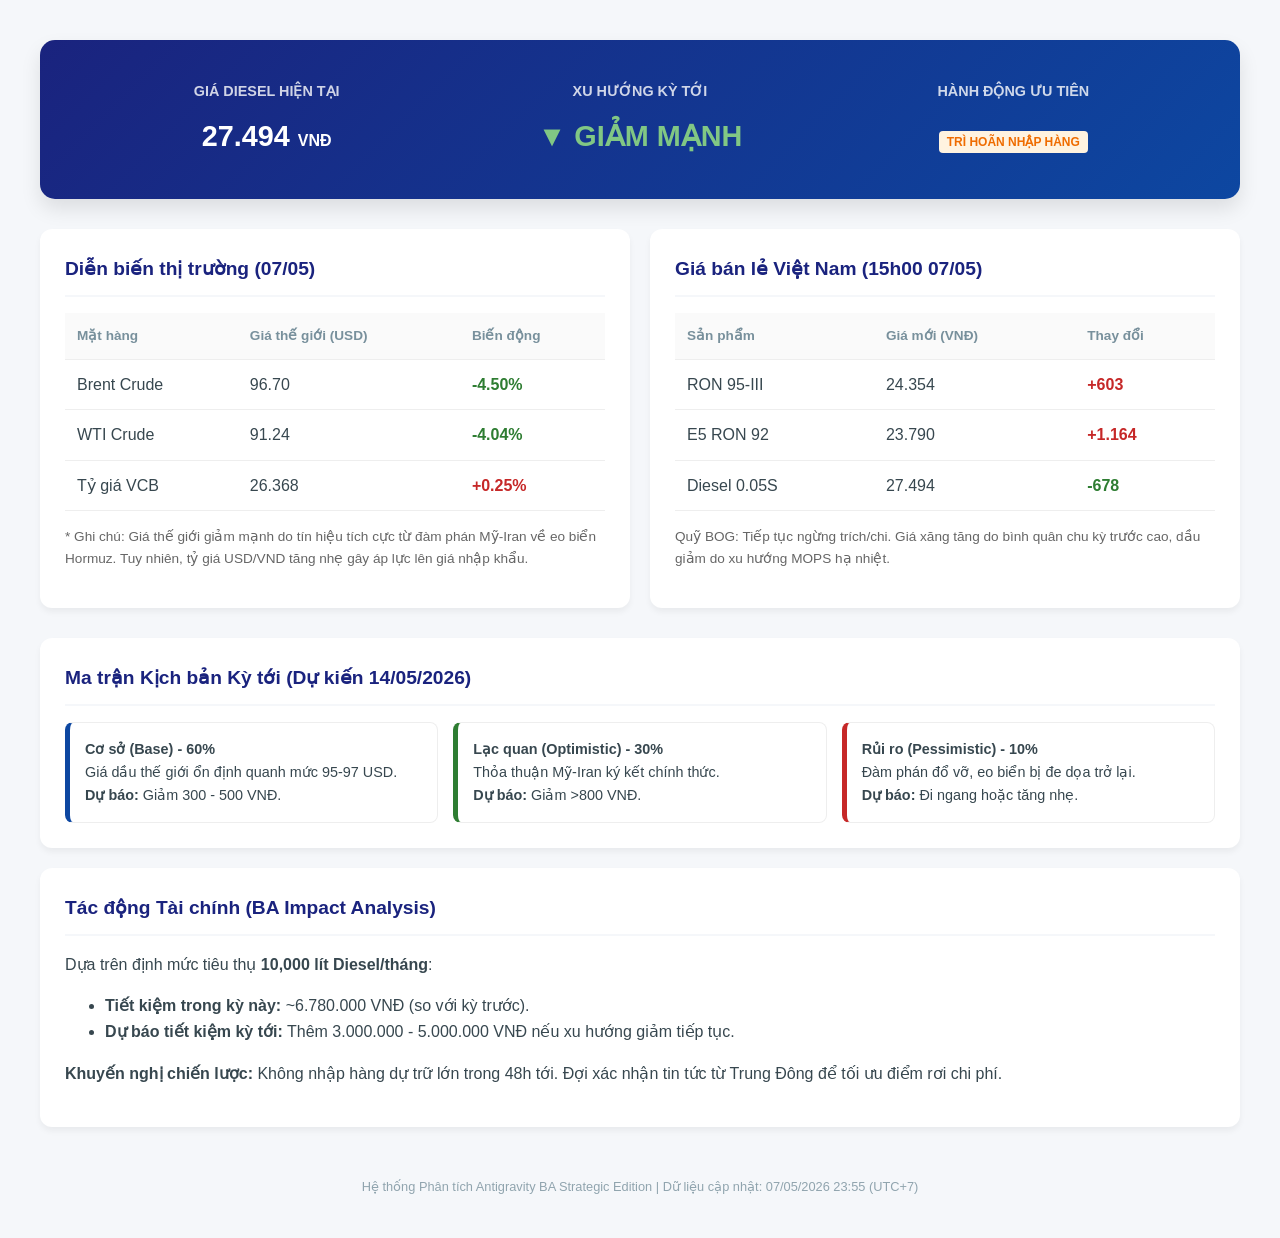
<file: reports/bao-cao-xang-dau-07052026.html>
<!DOCTYPE html>
<html lang="vi">
<head>
    <meta charset="UTF-8">
    <meta name="viewport" content="width=device-width, initial-scale=1.0">
    <title>Báo cáo Chiến lược Xăng dầu - 07/05/2026</title>
    <style>
        :root {
            --primary: #1a237e;
            --secondary: #0d47a1;
            --accent: #ff6f00;
            --success: #2e7d32;
            --danger: #c62828;
            --bg: #f5f7fa;
            --card-bg: #ffffff;
            --text: #37474f;
        }

        body {
            font-family: 'Segoe UI', Tahoma, Geneva, Verdana, sans-serif;
            background-color: var(--bg);
            color: var(--text);
            margin: 0;
            padding: 0;
            line-height: 1.6;
        }

        .container {
            max-width: 1200px;
            margin: 20px auto;
            padding: 20px;
        }

        /* Banner Style */
        .banner {
            background: linear-gradient(135deg, var(--primary), var(--secondary));
            color: white;
            padding: 40px;
            border-radius: 15px;
            display: flex;
            justify-content: space-between;
            align-items: center;
            box-shadow: 0 10px 20px rgba(0,0,0,0.1);
            margin-bottom: 30px;
        }

        .banner-item {
            text-align: center;
            flex: 1;
        }

        .banner-item h3 {
            margin: 0;
            font-size: 0.9rem;
            text-transform: uppercase;
            opacity: 0.8;
        }

        .banner-item p {
            margin: 10px 0 0;
            font-size: 1.8rem;
            font-weight: bold;
        }

        .trend-down { color: #81c784; }
        .trend-up { color: #e57373; }

        /* Dashboard Grid */
        .grid {
            display: grid;
            grid-template-columns: repeat(auto-fit, minmax(350px, 1fr));
            gap: 20px;
            margin-bottom: 30px;
        }

        .card {
            background: var(--card-bg);
            padding: 25px;
            border-radius: 12px;
            box-shadow: 0 4px 6px rgba(0,0,0,0.05);
        }

        .card h2 {
            margin-top: 0;
            font-size: 1.2rem;
            color: var(--primary);
            border-bottom: 2px solid var(--bg);
            padding-bottom: 10px;
        }

        /* Table Style */
        table {
            width: 100%;
            border-collapse: collapse;
            margin-top: 15px;
        }

        th, td {
            text-align: left;
            padding: 12px;
            border-bottom: 1px solid #eee;
        }

        th {
            background-color: #fafafa;
            font-size: 0.85rem;
            color: #78909c;
        }

        .price-up { color: var(--danger); font-weight: bold; }
        .price-down { color: var(--success); font-weight: bold; }

        /* Scenario Box */
        .scenario-grid {
            display: grid;
            grid-template-columns: repeat(3, 1fr);
            gap: 15px;
            margin-top: 15px;
        }

        .scenario {
            padding: 15px;
            border-radius: 8px;
            font-size: 0.9rem;
            border: 1px solid #eee;
        }

        .scenario.base { border-left: 5px solid var(--secondary); }
        .scenario.opt { border-left: 5px solid var(--success); }
        .scenario.pess { border-left: 5px solid var(--danger); }

        .footer {
            text-align: center;
            margin-top: 50px;
            font-size: 0.8rem;
            color: #90a4ae;
        }

        .badge {
            padding: 4px 8px;
            border-radius: 4px;
            font-size: 0.75rem;
            font-weight: bold;
        }
        .badge-priority { background: #fff3e0; color: #ef6c00; }
    </style>
</head>
<body>

<div class="container">
    <!-- 4.1. Executive Summary -->
    <div class="banner" id="executive-summary">
        <div class="banner-item">
            <h3>Giá Diesel hiện tại</h3>
            <p>27.494 <span style="font-size: 1rem">VNĐ</span></p>
        </div>
        <div class="banner-item">
            <h3>Xu hướng kỳ tới</h3>
            <p class="trend-down">▼ GIẢM MẠNH</p>
        </div>
        <div class="banner-item">
            <h3>Hành động ưu tiên</h3>
            <p><span class="badge badge-priority">TRÌ HOÃN NHẬP HÀNG</span></p>
        </div>
    </div>

    <div class="grid">
        <!-- 4.2. Dashboard Trực quan -->
        <div class="card">
            <h2>Diễn biến thị trường (07/05)</h2>
            <table>
                <tr>
                    <th>Mặt hàng</th>
                    <th>Giá thế giới (USD)</th>
                    <th>Biến động</th>
                </tr>
                <tr>
                    <td>Brent Crude</td>
                    <td>96.70</td>
                    <td class="price-down">-4.50%</td>
                </tr>
                <tr>
                    <td>WTI Crude</td>
                    <td>91.24</td>
                    <td class="price-down">-4.04%</td>
                </tr>
                <tr>
                    <td>Tỷ giá VCB</td>
                    <td>26.368</td>
                    <td class="price-up">+0.25%</td>
                </tr>
            </table>
            <p style="font-size: 0.85rem; color: #666; margin-top: 15px;">
                * Ghi chú: Giá thế giới giảm mạnh do tín hiệu tích cực từ đàm phán Mỹ-Iran về eo biển Hormuz. Tuy nhiên, tỷ giá USD/VND tăng nhẹ gây áp lực lên giá nhập khẩu.
            </p>
        </div>

        <div class="card">
            <h2>Giá bán lẻ Việt Nam (15h00 07/05)</h2>
            <table>
                <tr>
                    <th>Sản phẩm</th>
                    <th>Giá mới (VNĐ)</th>
                    <th>Thay đổi</th>
                </tr>
                <tr>
                    <td>RON 95-III</td>
                    <td>24.354</td>
                    <td class="price-up">+603</td>
                </tr>
                <tr>
                    <td>E5 RON 92</td>
                    <td>23.790</td>
                    <td class="price-up">+1.164</td>
                </tr>
                <tr>
                    <td>Diesel 0.05S</td>
                    <td>27.494</td>
                    <td class="price-down">-678</td>
                </tr>
            </table>
            <p style="font-size: 0.85rem; color: #666; margin-top: 15px;">
                Quỹ BOG: Tiếp tục ngừng trích/chi. Giá xăng tăng do bình quân chu kỳ trước cao, dầu giảm do xu hướng MOPS hạ nhiệt.
            </p>
        </div>
    </div>

    <!-- 4.3. Phân tích Chi tiết & Dự báo -->
    <div class="card">
        <h2>Ma trận Kịch bản Kỳ tới (Dự kiến 14/05/2026)</h2>
        <div class="scenario-grid">
            <div class="scenario base">
                <strong>Cơ sở (Base) - 60%</strong><br>
                Giá dầu thế giới ổn định quanh mức 95-97 USD. <br>
                <strong>Dự báo:</strong> Giảm 300 - 500 VNĐ.
            </div>
            <div class="scenario opt">
                <strong>Lạc quan (Optimistic) - 30%</strong><br>
                Thỏa thuận Mỹ-Iran ký kết chính thức. <br>
                <strong>Dự báo:</strong> Giảm >800 VNĐ.
            </div>
            <div class="scenario pess">
                <strong>Rủi ro (Pessimistic) - 10%</strong><br>
                Đàm phán đổ vỡ, eo biển bị đe dọa trở lại. <br>
                <strong>Dự báo:</strong> Đi ngang hoặc tăng nhẹ.
            </div>
        </div>
    </div>

    <div class="card" style="margin-top: 20px;">
        <h2>Tác động Tài chính (BA Impact Analysis)</h2>
        <p>Dựa trên định mức tiêu thụ <strong>10,000 lít Diesel/tháng</strong>:</p>
        <ul>
            <li><strong>Tiết kiệm trong kỳ này:</strong> ~6.780.000 VNĐ (so với kỳ trước).</li>
            <li><strong>Dự báo tiết kiệm kỳ tới:</strong> Thêm 3.000.000 - 5.000.000 VNĐ nếu xu hướng giảm tiếp tục.</li>
        </ul>
        <p><strong>Khuyến nghị chiến lược:</strong> Không nhập hàng dự trữ lớn trong 48h tới. Đợi xác nhận tin tức từ Trung Đông để tối ưu điểm rơi chi phí.</p>
    </div>

    <div class="footer">
        Hệ thống Phân tích Antigravity BA Strategic Edition | Dữ liệu cập nhật: 07/05/2026 23:55 (UTC+7)
    </div>
</div>

</body>
</html>
</file>
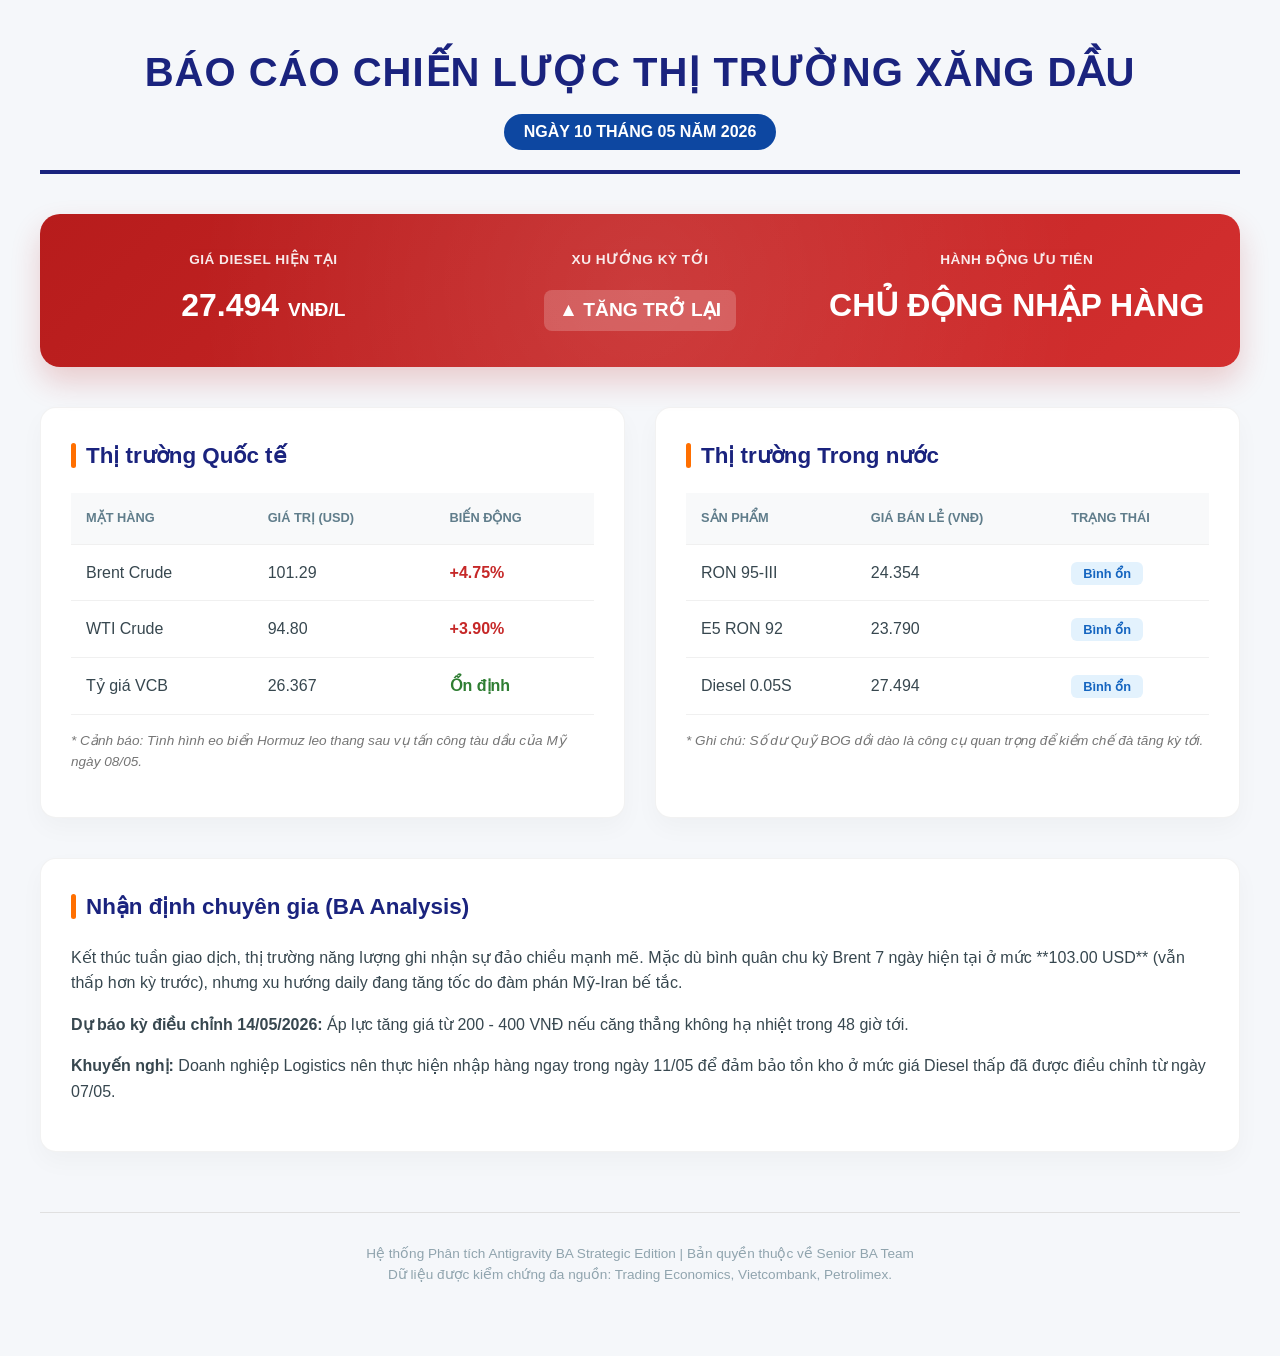
<file: reports/bao-cao-xang-dau-10052026.html>
<!DOCTYPE html>
<html lang="vi">
<head>
    <meta charset="UTF-8">
    <meta name="viewport" content="width=device-width, initial-scale=1.0">
    <title>BÁO CÁO CHIẾN LƯỢC THỊ TRƯỜNG XĂNG DẦU - 10/05/2026</title>
    <style>
        :root {
            --primary: #1a237e;
            --secondary: #0d47a1;
            --accent: #ff6f00;
            --success: #2e7d32;
            --danger: #c62828;
            --warning: #fbc02d;
            --bg: #f5f7fa;
            --card-bg: #ffffff;
            --text: #37474f;
        }

        body {
            font-family: 'Inter', 'Segoe UI', Roboto, Helvetica, Arial, sans-serif;
            background-color: var(--bg);
            color: var(--text);
            margin: 0;
            padding: 0;
            line-height: 1.6;
        }

        .container {
            max-width: 1200px;
            margin: 0 auto;
            padding: 40px 20px;
        }

        /* 4.0 Main Heading */
        .main-header {
            text-align: center;
            margin-bottom: 40px;
            padding-bottom: 20px;
            border-bottom: 4px solid var(--primary);
        }

        .main-header h1 {
            color: var(--primary);
            font-size: 2.5rem;
            margin: 0;
            text-transform: uppercase;
            letter-spacing: 1px;
            font-weight: 800;
        }

        .main-header .date-badge {
            display: inline-block;
            background: var(--secondary);
            color: white;
            padding: 5px 20px;
            border-radius: 50px;
            margin-top: 10px;
            font-weight: 600;
        }

        /* 4.1. Executive Summary (Banner) */
        .banner {
            background: linear-gradient(135deg, #b71c1c, #d32f2f); /* Red Alert Style */
            color: white;
            padding: 35px;
            border-radius: 20px;
            display: flex;
            justify-content: space-between;
            align-items: center;
            box-shadow: 0 15px 30px rgba(183, 28, 28, 0.2);
            margin-bottom: 40px;
            position: relative;
            overflow: hidden;
        }

        .banner::before {
            content: '';
            position: absolute;
            top: -50%;
            left: -10%;
            width: 120%;
            height: 200%;
            background: radial-gradient(circle, rgba(255,255,255,0.1) 0%, transparent 60%);
            pointer-events: none;
        }

        .banner-item {
            text-align: center;
            flex: 1;
            z-index: 1;
        }

        .banner-item h3 {
            margin: 0;
            font-size: 0.85rem;
            text-transform: uppercase;
            opacity: 0.9;
            letter-spacing: 0.5px;
        }

        .banner-item p {
            margin: 10px 0 0;
            font-size: 2rem;
            font-weight: 800;
        }

        .trend-badge {
            background: rgba(255,255,255,0.2);
            padding: 5px 15px;
            border-radius: 8px;
            font-size: 1.2rem;
            display: inline-block;
        }

        /* Dashboard Grid */
        .grid {
            display: grid;
            grid-template-columns: repeat(auto-fit, minmax(450px, 1fr));
            gap: 30px;
            margin-bottom: 40px;
        }

        .card {
            background: var(--card-bg);
            padding: 30px;
            border-radius: 16px;
            box-shadow: 0 10px 25px rgba(0,0,0,0.03);
            border: 1px solid rgba(0,0,0,0.05);
        }

        .card h2 {
            margin-top: 0;
            font-size: 1.4rem;
            color: var(--primary);
            display: flex;
            align-items: center;
            gap: 10px;
            margin-bottom: 20px;
        }

        .card h2::before {
            content: '';
            width: 5px;
            height: 25px;
            background: var(--accent);
            border-radius: 10px;
        }

        /* Table Style */
        table {
            width: 100%;
            border-collapse: collapse;
        }

        th, td {
            text-align: left;
            padding: 15px;
            border-bottom: 1px solid #f0f0f0;
        }

        th {
            background-color: #f8f9fa;
            font-size: 0.8rem;
            color: #607d8b;
            text-transform: uppercase;
            font-weight: 700;
        }

        .price-up { color: var(--danger); font-weight: 700; }
        .price-down { color: var(--success); font-weight: 700; }

        .footer {
            text-align: center;
            margin-top: 60px;
            padding: 30px;
            font-size: 0.85rem;
            color: #90a4ae;
            border-top: 1px solid #e0e0e0;
        }

        .badge-status {
            padding: 4px 12px;
            border-radius: 6px;
            font-size: 0.8rem;
            font-weight: 600;
            background: #e3f2fd;
            color: #1565c0;
        }
    </style>
</head>
<body>

<div class="container">
    <!-- 4.0. Tiêu đề Báo cáo -->
    <header class="main-header">
        <h1>BÁO CÁO CHIẾN LƯỢC THỊ TRƯỜNG XĂNG DẦU</h1>
        <div class="date-badge">NGÀY 10 THÁNG 05 NĂM 2026</div>
    </header>

    <!-- 4.1. Executive Summary -->
    <section class="banner">
        <div class="banner-item">
            <h3>Giá Diesel hiện tại</h3>
            <p>27.494 <span style="font-size: 1.2rem">VNĐ/L</span></p>
        </div>
        <div class="banner-item">
            <h3>Xu hướng kỳ tới</h3>
            <p><span class="trend-badge">▲ TĂNG TRỞ LẠI</span></p>
        </div>
        <div class="banner-item">
            <h3>Hành động ưu tiên</h3>
            <p>CHỦ ĐỘNG NHẬP HÀNG</p>
        </div>
    </section>

    <div class="grid">
        <!-- 4.2. Dashboard Trực quan -->
        <div class="card">
            <h2>Thị trường Quốc tế</h2>
            <table>
                <thead>
                    <tr>
                        <th>Mặt hàng</th>
                        <th>Giá trị (USD)</th>
                        <th>Biến động</th>
                    </tr>
                </thead>
                <tbody>
                    <tr>
                        <td>Brent Crude</td>
                        <td>101.29</td>
                        <td class="price-up">+4.75%</td>
                    </tr>
                    <tr>
                        <td>WTI Crude</td>
                        <td>94.80</td>
                        <td class="price-up">+3.90%</td>
                    </tr>
                    <tr>
                        <td>Tỷ giá VCB</td>
                        <td>26.367</td>
                        <td class="price-down">Ổn định</td>
                    </tr>
                </tbody>
            </table>
            <p style="font-size: 0.85rem; color: #757575; margin-top: 15px; font-style: italic;">
                * Cảnh báo: Tình hình eo biển Hormuz leo thang sau vụ tấn công tàu dầu của Mỹ ngày 08/05.
            </p>
        </div>

        <div class="card">
            <h2>Thị trường Trong nước</h2>
            <table>
                <thead>
                    <tr>
                        <th>Sản phẩm</th>
                        <th>Giá bán lẻ (VNĐ)</th>
                        <th>Trạng thái</th>
                    </tr>
                </thead>
                <tbody>
                    <tr>
                        <td>RON 95-III</td>
                        <td>24.354</td>
                        <td><span class="badge-status">Bình ổn</span></td>
                    </tr>
                    <tr>
                        <td>E5 RON 92</td>
                        <td>23.790</td>
                        <td><span class="badge-status">Bình ổn</span></td>
                    </tr>
                    <tr>
                        <td>Diesel 0.05S</td>
                        <td>27.494</td>
                        <td><span class="badge-status">Bình ổn</span></td>
                    </tr>
                </tbody>
            </table>
            <p style="font-size: 0.85rem; color: #757575; margin-top: 15px; font-style: italic;">
                * Ghi chú: Số dư Quỹ BOG dồi dào là công cụ quan trọng để kiềm chế đà tăng kỳ tới.
            </p>
        </div>
    </div>

    <div class="card" style="margin-bottom: 0;">
        <h2>Nhận định chuyên gia (BA Analysis)</h2>
        <p>Kết thúc tuần giao dịch, thị trường năng lượng ghi nhận sự đảo chiều mạnh mẽ. Mặc dù bình quân chu kỳ Brent 7 ngày hiện tại ở mức **103.00 USD** (vẫn thấp hơn kỳ trước), nhưng xu hướng daily đang tăng tốc do đàm phán Mỹ-Iran bế tắc.</p>
        <p><strong>Dự báo kỳ điều chỉnh 14/05/2026:</strong> Áp lực tăng giá từ 200 - 400 VNĐ nếu căng thẳng không hạ nhiệt trong 48 giờ tới.</p>
        <p><strong>Khuyến nghị:</strong> Doanh nghiệp Logistics nên thực hiện nhập hàng ngay trong ngày 11/05 để đảm bảo tồn kho ở mức giá Diesel thấp đã được điều chỉnh từ ngày 07/05.</p>
    </div>

    <footer class="footer">
        Hệ thống Phân tích Antigravity BA Strategic Edition | Bản quyền thuộc về Senior BA Team<br>
        Dữ liệu được kiểm chứng đa nguồn: Trading Economics, Vietcombank, Petrolimex.
    </footer>
</div>

</body>
</html>
</file>
